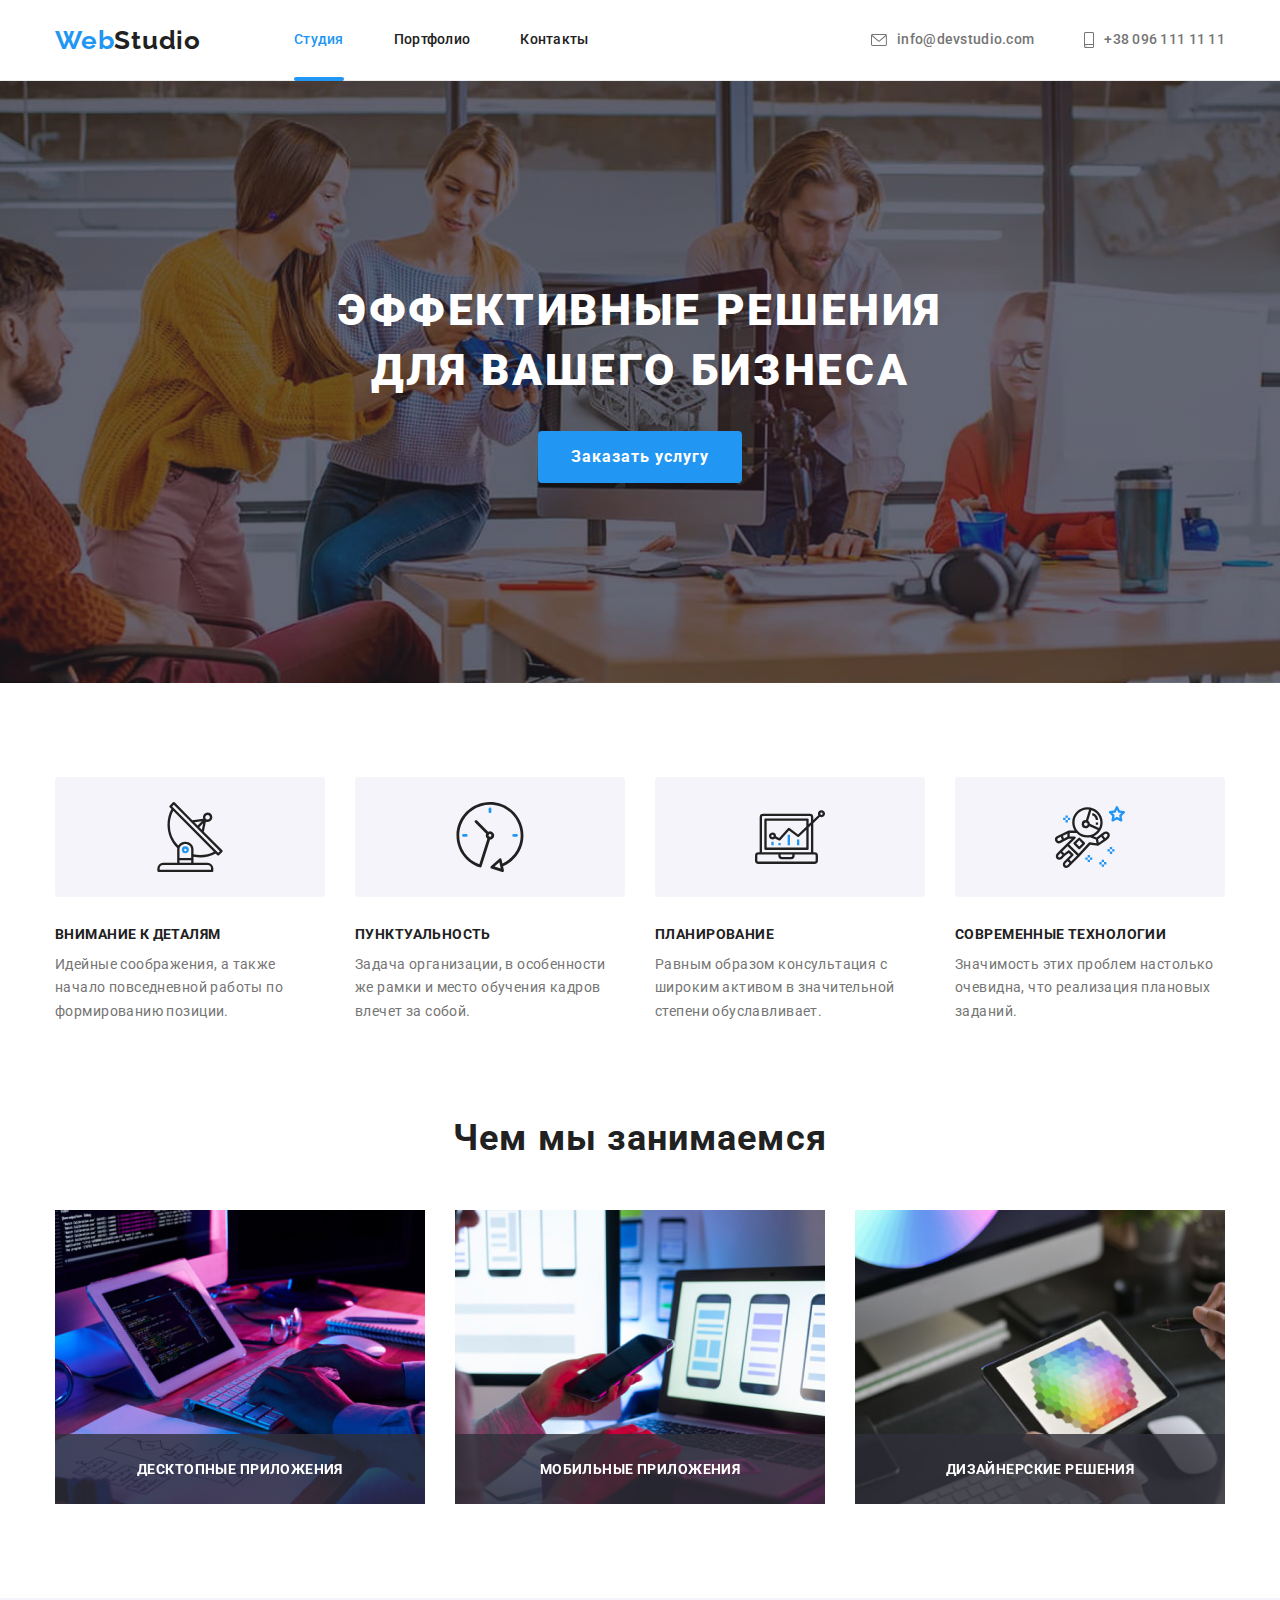
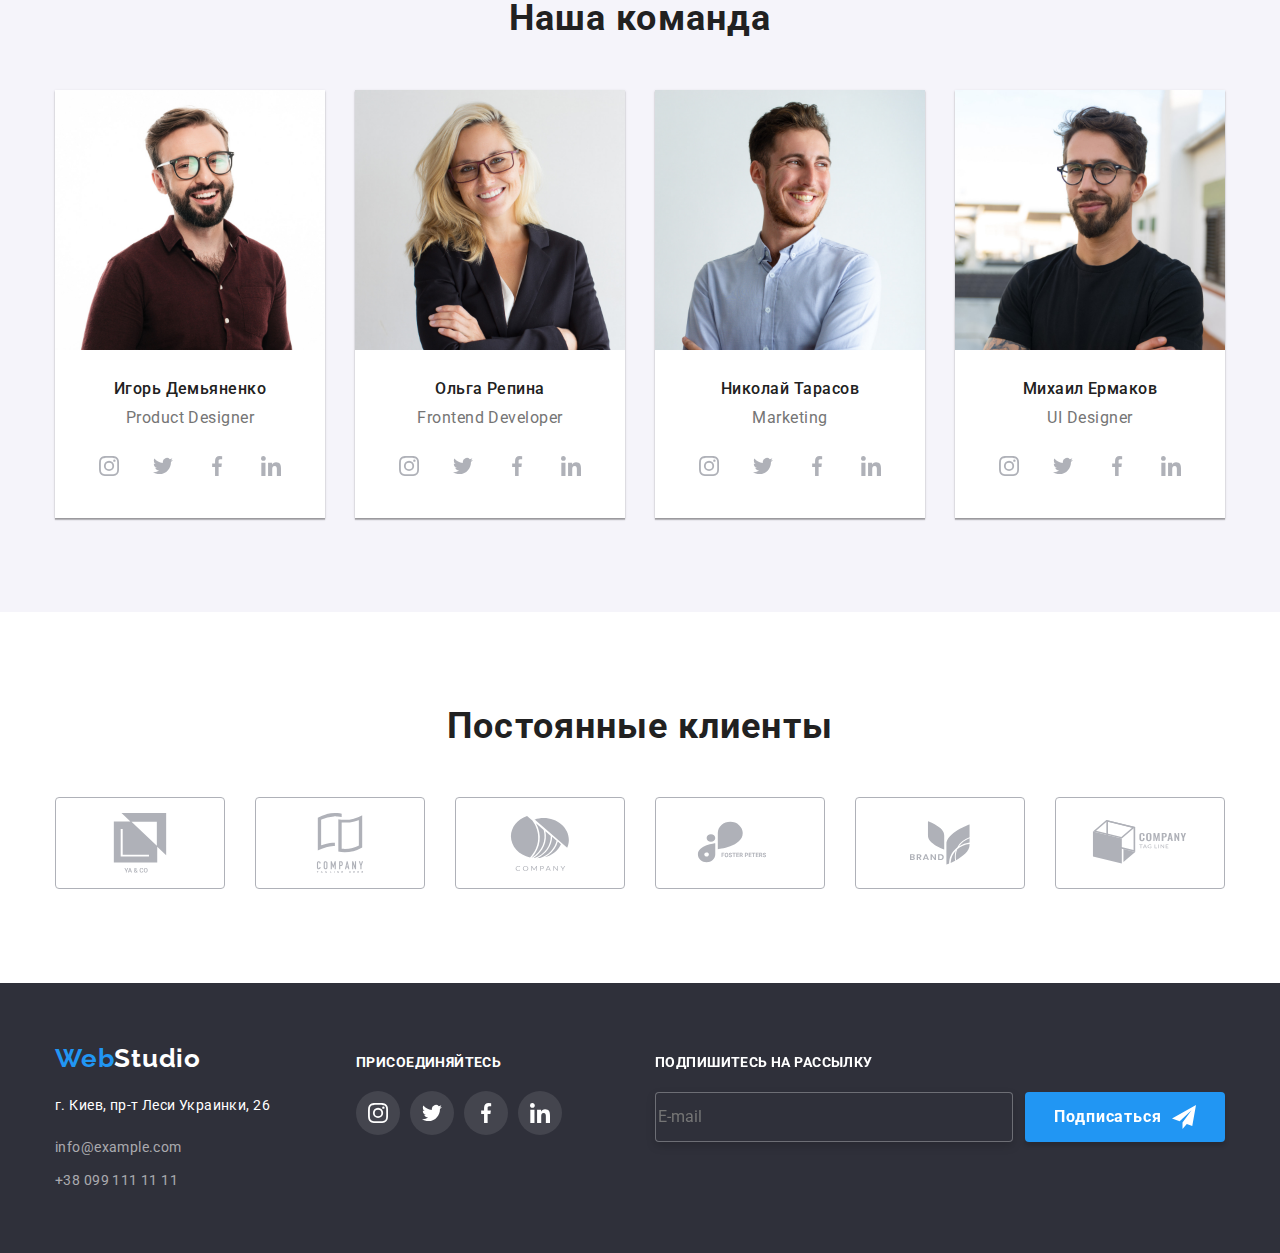
<file: index.html>
<!DOCTYPE html>
<html lang="ru">
  <head>
    <meta charset="UTF-8" />
    <meta http-equiv="X-UA-Compatible" content="IE=edge" />
    <meta name="viewport" content="width=device-width, initial-scale=1.0" />
    <title>WebStudio</title>
    <link rel="preconnect" href="https://fonts.googleapis.com" />
    <link rel="preconnect" href="https://fonts.gstatic.com" crossorigin />
    <link
      href="https://fonts.googleapis.com/css2?family=Raleway:wght@700&family=Roboto:wght@400;500;700;900&display=swap"
      rel="stylesheet"
    />
    <link
      rel="stylesheet"
      href="https://cdnjs.cloudflare.com/ajax/libs/modern-normalize/1.1.0/modern-normalize.min.css"
    />
    <link rel="stylesheet" href="./css/style.css" />
  </head>
  <body>
    <header class="header">
      <div class="container">
        <a href="./index.html" class="logo" lang="en"><span class="logo-color">Web</span>Studio</a>
        <nav>
          <ul class="nav-list">
            <li class="nav"><a class="link active" href="./index.html">Студия</a></li>
            <li class="nav"><a class="link" href="./portfolio.html">Портфолио</a></li>
            <li class="nav"><a class="link" href="#">Контакты</a></li>
          </ul>
        </nav>
        <ul class="contact-list">
          <li class="contact">
            <a class="link" href="mailto:info@devstudio.com">
              <svg class="contact-icon" width="16" height="12">
                <use href="./images/icon.svg#mail"></use>
              </svg>
              info@devstudio.com</a
            >
          </li>
          <li class="contact">
            <a class="link" href="tel:+380961111111">
              <svg class="contact-icon" width="10" height="16">
                <use href="./images/icon.svg#smartphone"></use>
              </svg>
              +38 096 111 11 11</a
            >
          </li>
        </ul>
      </div>
    </header>
    <main>
      <!--Герой-->
      <section class="hero">
        <div class="container">
          <h1 class="hero-title">Эффективные решения для вашего бизнеса</h1>
          <button type="button" class="hero-button" data-modal-open>Заказать услугу</button>
          <div class="backdrop is-hidden" data-modal>
            <div class="modal">
              <h2 class="modal-title">Оставьте свои данные, мы вам перезвоним</h2>
              <form class="form" autocomplete="off">
                <ul class="form-list">
                  <li class="form-item">
                    <label class="form-label">
                      <span class="label">Имя</span>
                      <input class="form-input" type="text" name="name" autofocus>
                      <svg class="form-icon" width="18" height="18">
                        <use href="./images/icon.svg#person"></use>
                      </svg>
                    </label>
                  </li>
                  <li class="form-item">
                    <label class="form-label">
                      <span class="label">Телефон</span>
                      <input class="form-input" type="tel" name="phone number">
                      <svg class="form-icon" width="18" height="18">
                        <use href="./images/icon.svg#phone"></use>
                      </svg>
                    </label>
                  </li>
                  <li class="form-item">
                    <label class="form-label">
                      <span class="label">Почта</span>
                      <input class="form-input" type="email" name="email">
                      <svg class="form-icon" width="18" height="18">
                        <use href="./images/icon.svg#modal-mail"></use>
                      </svg>
                    </label>
                  </li>
                  <li class="form-item">
                    <label class="form-label">
                      <span class="label">Комментарий</span>
                      <textarea name="comment" rows="6" placeholder="Введите текст" class="form-textarea"></textarea>
                    </label>
                  </li>
                  <li class="form-item">
                    <label class="form-label form-checkbox">
                    <input class="checkbox" type="checkbox" name="checkbox">
                    <span class="checkbox-icon">
                      <svg class="check-icon" width="16" height="15">
                        <use href="./images/icon.svg#check"></use>
                      </svg>
                    </span>
                    <span class="text-checkbox">Соглашаюсь с рассылкой и принимаю <span class="label-checkbox">Условия договора</span></span>
                  </label>
                </li>
                <li class="form-item">
                  <button class="submit-button" type="submit">Отправить</button>
                </li>
                </ul>
              </form>
              <button type="button" class="close-button" data-modal-close>
                <svg class="close-icon" width="18" height="18">
                  <use href="./images/icon.svg#close"></use>
                </svg>
              </button>
            </div>
          </div>
        </div>
      </section>
      <!--Особенности-->
      <section class="section">
        <div class="container">
          <h2 class="section-title hide">Особенности</h2>
          <ul class="lists">
            <li class="lists-item">
              <div class="div-icon">
                <svg class="features-icon" width="70" height="70">
                  <use href="./images/icon.svg#radar"></use>
                </svg>
              </div>
              <h3 class="subtitle">Внимание к деталям</h3>
              <p class="text">
                Идейные соображения, а также начало повседневной работы по формированию позиции.
              </p>
            </li>
            <li class="lists-item">
              <div class="div-icon">
                <svg class="features-icon" width="70" height="70">
                  <use href="./images/icon.svg#clock"></use>
                </svg>
              </div>
              <h3 class="subtitle">Пунктуальность</h3>
              <p class="text">
                Задача организации, в особенности же рамки и место обучения кадров влечет за собой.
              </p>
            </li>
            <li class="lists-item">
              <div class="div-icon">
                <svg class="features-icon" width="70" height="70">
                  <use href="./images/icon.svg#computer"></use>
                </svg>
              </div>
              <h3 class="subtitle">Планирование</h3>
              <p class="text">
                Равным образом консультация с широким активом в значительной степени обуславливает.
              </p>
            </li>
            <li class="lists-item">
              <div class="div-icon">
                <svg class="features-icon" width="70" height="70">
                  <use href="./images/icon.svg#astronaut"></use>
                </svg>
              </div>
              <h3 class="subtitle">Современные технологии</h3>
              <p class="text">
                Значимость этих проблем настолько очевидна, что реализация плановых заданий.
              </p>
            </li>
          </ul>
        </div>
      </section>
      <!--Чем мы занимаемся-->
      <section class="section work-section">
        <div class="container">
          <h2 class="section-title">Чем мы занимаемся</h2>
          <ul class="img-lists">
            <li class="img-lists-item">
              <img
                src="./images/second-section/code.jpg"
                alt="Работа с кодом "
                width="370"
                height="294"
              />
              <div class="img-container">
                <p class="img-text">Десктопные приложения</p>
              </div>
            </li>
            <li class="img-lists-item">
              <img
                src="./images/second-section/design.jpg"
                alt="Выбор дизайна на ноутбуке"
                width="370"
                height="294"
              />
              <div class="img-container">
                <p class="img-text">Мобильные приложения</p>
              </div>
            </li>
            <li class="img-lists-item">
              <img
                src="./images/second-section/color.jpg"
                alt="Выбор цвета на планшете"
                width="370"
                height="294"
              />
              <div class="img-container">
                <p class="img-text">Дизайнерские решения</p>
              </div>
            </li>
          </ul>
        </div>
      </section>
      <!--Наша команда-->
      <section class="section section-team">
        <div class="container">
          <h2 class="section-title">Наша команда</h2>
          <ul class="team-lists">
            <li class="team-lists-item">
              <div class="team-card">
                <img
                  class="img"
                  src="./images/team/igor.jpg"
                  alt="Игорь Демьяненко"
                  width="270"
                  height="260"
                />
                <div class="team-subtitle">
                  <h3 class="subtitle-team">Игорь Демьяненко</h3>
                  <p lang="en" class="text-team">Product Designer</p>
                  <ul class="social-list">
                    <li class="social-item">
                      <a class="team-link" href="">
                        <svg class="social-icon" width="20" height="20">
                          <use href="./images/icon.svg#instagram"></use>
                        </svg>
                      </a>
                    </li>
                    <li class="social-item">
                      <a href="" class="team-link">
                        <svg class="social-icon" width="20" height="20">
                          <use href="./images/icon.svg#twitter"></use>
                        </svg>
                      </a>
                    </li>
                    <li class="social-item">
                      <a href="" class="team-link">
                        <svg class="social-icon" width="20" height="20">
                          <use href="./images/icon.svg#facebook "></use>
                        </svg>
                      </a>
                    </li>
                    <li class="social-item">
                      <a href="" class="team-link">
                        <svg class="social-icon" width="20" height="20">
                          <use href="./images/icon.svg#linkedin"></use>
                        </svg>
                      </a>
                    </li>
                  </ul>
                </div>
              </div>
            </li>
            <li class="team-lists-item">
              <div class="team-card">
                <img
                  class="img"
                  src="./images/team/olga.jpg"
                  alt="Ольга Репина"
                  width="270"
                  height="260"
                />
                <div class="team-subtitle">
                  <h3 class="subtitle-team">Ольга Репина</h3>
                  <p lang="en" class="text-team">Frontend Developer</p>
                  <ul class="social-list">
                    <li class="social-item">
                      <a href="" class="team-link">
                        <svg class="social-icon" width="20" height="20">
                          <use href="./images/icon.svg#instagram"></use>
                        </svg>
                      </a>
                    </li>
                    <li class="social-item">
                      <a href="" class="team-link">
                        <svg class="social-icon" width="20" height="20">
                          <use href="./images/icon.svg#twitter"></use>
                        </svg>
                      </a>
                    </li>
                    <li class="social-item">
                      <a href="" class="team-link">
                        <svg class="social-icon" width="20" height="20">
                          <use href="./images/icon.svg#facebook"></use>
                        </svg>
                      </a>
                    </li>
                    <li class="social-item">
                      <a href="" class="team-link">
                        <svg class="social-icon" width="20" height="20">
                          <use href="./images/icon.svg#linkedin"></use>
                        </svg>
                      </a>
                    </li>
                  </ul>
                </div>
              </div>
            </li>
            <li class="team-lists-item">
              <div class="team-card">
                <img
                  class="img"
                  src="./images/team/nikolay.jpg"
                  alt="Николай Тарасов"
                  width="270"
                  height="260"
                />
                <div class="team-subtitle">
                  <h3 class="subtitle-team">Николай Тарасов</h3>
                  <p lang="en" class="text-team">Marketing</p>
                  <ul class="social-list">
                    <li class="social-item">
                      <a href="" class="team-link">
                        <svg class="social-icon" width="20" height="20">
                          <use href="./images/icon.svg#instagram"></use>
                        </svg>
                      </a>
                    </li>
                    <li class="social-item">
                      <a href="" class="team-link">
                        <svg class="social-icon" width="20" height="20">
                          <use href="./images/icon.svg#twitter"></use>
                        </svg>
                      </a>
                    </li>
                    <li class="social-item">
                      <a href="" class="team-link">
                        <svg class="social-icon" width="20" height="20">
                          <use href="./images/icon.svg#facebook"></use>
                        </svg>
                      </a>
                    </li>
                    <li class="social-item">
                      <a href="" class="team-link">
                        <svg class="social-icon" width="20" height="20">
                          <use href="./images/icon.svg#linkedin"></use>
                        </svg>
                      </a>
                    </li>
                  </ul>
                </div>
              </div>
            </li>
            <li class="team-lists-item">
              <div class="team-card">
                <img
                  class="img"
                  src="./images/team/michael.jpg"
                  alt="Михаил Ермаков"
                  width="270"
                  height="260"
                />
                <div class="team-subtitle">
                  <h3 class="subtitle-team">Михаил Ермаков</h3>
                  <p lang="en" class="text-team">UI Designer</p>
                  <ul class="social-list">
                    <li class="social-item">
                      <a href="" class="team-link">
                        <svg class="social-icon" width="20" height="20">
                          <use href="./images/icon.svg#instagram"></use>
                        </svg>
                      </a>
                    </li>
                    <li class="social-item">
                      <a href="" class="team-link">
                        <svg class="social-icon" width="20" height="20">
                          <use href="./images/icon.svg#twitter"></use>
                        </svg>
                      </a>
                    </li>
                    <li class="social-item">
                      <a href="" class="team-link">
                        <svg class="social-icon" width="20" height="20">
                          <use href="./images/icon.svg#facebook"></use>
                        </svg>
                      </a>
                    </li>
                    <li class="social-item">
                      <a href="" class="team-link">
                        <svg class="social-icon" width="20" height="20">
                          <use href="./images/icon.svg#linkedin"></use>
                        </svg>
                      </a>
                    </li>
                  </ul>
                </div>
              </div>
            </li>
          </ul>
        </div>
      </section>
      <section class="section companies-section">
        <div class="container">
          <h2 class="section-title">Постоянные клиенты</h2>
          <ul class="company-list">
            <li class="company-item">
              <a href="" class="company-link">
                <svg class="company-icon" width="106" height="60">
                  <use href="./images/icon.svg#first"></use>
                </svg>
              </a>
            </li>
            <li class="company-item">
              <a href="" class="company-link">
                <svg class="company-icon" width="106" height="60">
                  <use href="./images/icon.svg#second"></use>
                </svg>
              </a>
            </li>
            <li class="company-item">
              <a href="" class="company-link">
                <svg class="company-icon" width="106" height="60">
                  <use href="./images/icon.svg#third"></use>
                </svg>
              </a>
            </li>
            <li class="company-item">
              <a href="" class="company-link">
                <svg class="company-icon" width="106" height="60">
                  <use href="./images/icon.svg#fourth"></use>
                </svg>
              </a>
            </li>
            <li class="company-item">
              <a href="" class="company-link">
                <svg class="company-icon" width="106" height="60">
                  <use href="./images/icon.svg#fifth"></use>
                </svg>
              </a>
            </li>
            <li class="company-item">
              <a href="" class="company-link">
                <svg class="company-icon" width="106" height="60">
                  <use href="./images/icon.svg#sixth"></use>
                </svg>
              </a>
            </li>
          </ul>
        </div>
      </section>
    </main>
    <footer class="footer">
      <div class="footer-container container">
        <div class="address">
          <a href="./index.html" class="footer-logo" lang="en">
            <span class="logo-color">Web</span>Studio</a
          >
          <address class="address">
            <ul class="footer-contact-list">
              <li class="contact-list-item">
                <a
                  class="address-link"
                  href="https://goo.gl/maps/UDnoedodPh5Yinr3A"
                  target="_blank"
                  rel="noopener norefferer nofollow"
                  >г. Киев, пр-т Леси Украинки, 26</a
                >
              </li>
              <li class="contact-list-item">
                <a class="footer-link" href="mailto:info@example.com">info@example.com</a>
              </li>
              <li class="contact-list-item">
                <a class="footer-link" href="tel:+380991111111">+38 099 111 11 11</a>
              </li>
            </ul>
          </address>
        </div>
        <div class="social">
          <h2 class="footer-title footer">Присоединяйтесь</h2>
          <ul class="footer-social-list">
            <li class="fsocial-item">
              <a class="fsocial-link" href="">
                <svg class="fsocial-icon" width="20" height="20">
                  <use href="./images/icon.svg#instagram"></use>
                </svg>
              </a>
            </li>
            <li class="fsocial-item">
              <a class="fsocial-link" href="">
                <svg class="fsocial-icon" width="20" height="20">
                  <use href="./images/icon.svg#twitter"></use>
                </svg>
              </a>
            </li>
            <li class="fsocial-item">
              <a class="fsocial-link" href="">
                <svg class="fsocial-icon" width="20" height="20">
                  <use href="./images/icon.svg#facebook"></use>
                </svg>
              </a>
            </li>
            <li class="fsocial-item">
              <a class="fsocial-link" href="">
                <svg class="fsocial-icon" width="20" height="20">
                  <use href="./images/icon.svg#linkedin"></use>
                </svg>
              </a>
            </li>
          </ul>
        </div>
        <div class="footer-form">
          <b class="f-form-text">Подпишитесь на рассылку</b>
          <form class="f-form">
            <label class="f-form-label">
              <input class="f-form-input" type="email" placeholder="E-mail">
            </label>
            <button class="f-form-button" type="submit">Подписаться
              <svg class="f-form-icon" width="24" height="24">
                <use href="./images/icon.svg#send"></use>
              </svg>
            </button>
          </form>
        </div>
      </div>
    </footer>
    <script src="./js/modal.js"></script>
  </body>
</html>
</file>
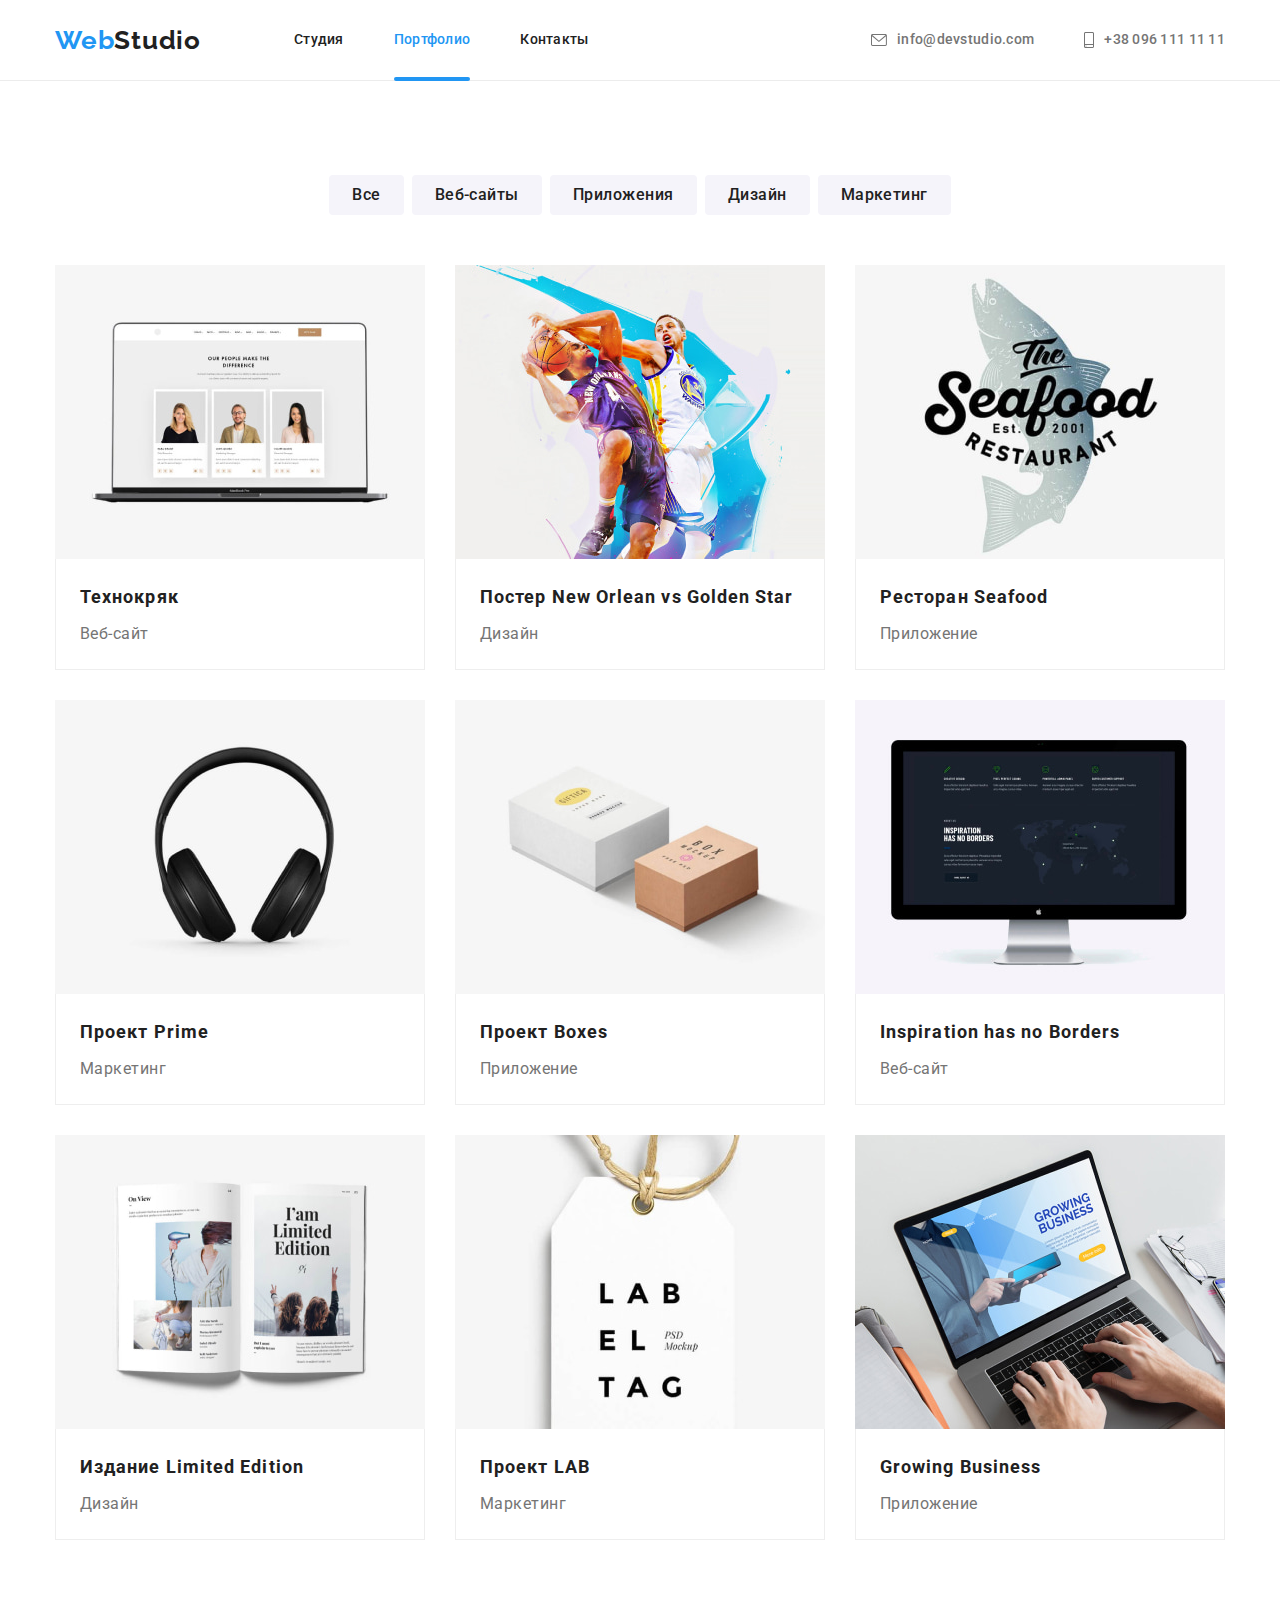
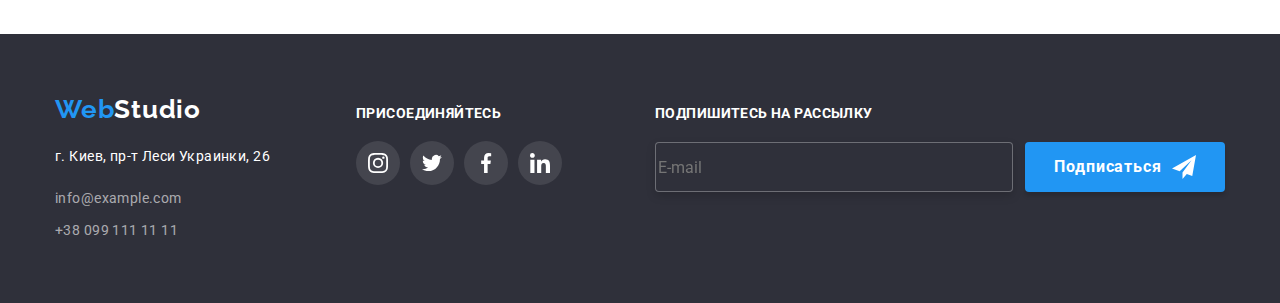
<file: portfolio.html>
<!DOCTYPE html>
<html lang="en">
  <head>
    <meta charset="UTF-8" />
    <meta http-equiv="X-UA-Compatible" content="IE=edge" />
    <meta name="viewport" content="width=device-width, initial-scale=1.0" />
    <title>Portfolio</title>
    <link rel="preconnect" href="https://fonts.googleapis.com" />
    <link rel="preconnect" href="https://fonts.gstatic.com" crossorigin />
    <link
      href="https://fonts.googleapis.com/css2?family=Raleway:wght@700&family=Roboto:wght@400;500;700;900&display=swap"
      rel="stylesheet"
    />
    <link
      rel="stylesheet"
      href="https://cdnjs.cloudflare.com/ajax/libs/modern-normalize/1.1.0/modern-normalize.min.css"
    />
    <link rel="stylesheet" href="./css/style.css" />
  </head>
  <body>
    <header class="header">
      <div class="container">
        <a href="./index.html" class="logo" lang="en"><span class="logo-color">Web</span>Studio</a>
        <nav>
          <ul class="nav-list">
            <li class="nav"><a class="link" href="./index.html">Студия</a></li>
            <li class="nav"><a class="link active" href="./portfolio.html">Портфолио</a></li>
            <li class="nav"><a class="link" href="#">Контакты</a></li>
          </ul>
        </nav>
        <ul class="contact-list">
          <li class="contact">
            <a class="link" href="mailto:info@devstudio.com">
              <svg class="contact-icon" width="16" height="12">
                <use href="./images/icon.svg#mail"></use>
              </svg>
              info@devstudio.com</a
            >
          </li>
          <li class="contact">
            <a class="link" href="tel:+380961111111">
              <svg class="contact-icon" width="10" height="16">
                <use href="./images/icon.svg#smartphone"></use>
              </svg>
              +38 096 111 11 11</a
            >
          </li>
        </ul>
      </div>
    </header>
    <main>
      <section class="section">
        <div class="container">
          <h1 class="section-title hide">Портфолио</h1>
          <ul class="lists-button">
            <li class="button-item"><button class="button" type="button">Все</button></li>
            <li class="button-item"><button class="button" type="button">Веб-сайты</button></li>
            <li class="button-item"><button class="button" type="button">Приложения</button></li>
            <li class="button-item"><button class="button" type="button">Дизайн</button></li>
            <li class="button-item"><button class="button" type="button">Маркетинг</button></li>
          </ul>
          <ul class="work-lists">
            <li class="work-item">
              <a class="portfolio-link" href="">
                <div class="work-thumb">
                  <img
                    class="portfolio-img"
                    src="./images/portfolio/notebook.jpg"
                    alt="веб-сайт на экране ноутбука"
                    width="370"
                    height="294"
                  />
                  <div class="work-overlay">
                    <div class="work-container">
                      <p class="work-text">
                        Ресурс предлагает комплексные предложения с разным уровнем функционала и
                        сервисов. Все это позволит посетителю получить исчерпывающие сведения о
                        компании или частном лице.
                      </p>
                    </div>
                  </div>
                </div>
                <div class="portfolio-text">
                  <h2 class="subtitle-portfolio">Технокряк</h2>
                  <p class="text-portfolio">Веб-сайт</p>
                </div>
              </a>
            </li>
            <li class="work-item">
              <a class="portfolio-link" href="">
                <div class="work-thumb">
                  <img
                    class="portfolio-img"
                    src="./images/portfolio/nba-players.jpg"
                    alt=" постер игроков NBA"
                    width="370"
                    height="294"
                  />
                  <div class="work-overlay">
                    <div class="work-container">
                      <p class="work-text">
                        Ресурс предлагает комплексные предложения с разным уровнем функционала и
                        сервисов. Все это позволит посетителю получить исчерпывающие сведения о
                        компании или частном лице.
                      </p>
                    </div>
                  </div>
                </div>
                <div class="portfolio-text">
                  <h2 class="subtitle-portfolio">Постер New Orlean vs Golden Star</h2>
                  <p class="text-portfolio">Дизайн</p>
                </div>
              </a>
            </li>
            <li class="work-item">
              <a class="portfolio-link" href="">
                <div class="work-thumb">
                  <img
                    class="portfolio-img"
                    src="./images/portfolio/fish.jpg"
                    alt=" логотип приложения морской еды"
                    width="370"
                    height="294"
                  />
                  <div class="work-overlay">
                    <div class="work-container">
                      <p class="work-text">
                        Ресурс предлагает комплексные предложения с разным уровнем функционала и
                        сервисов. Все это позволит посетителю получить исчерпывающие сведения о
                        компании или частном лице.
                      </p>
                    </div>
                  </div>
                </div>
                <div class="portfolio-text">
                  <h2 class="subtitle-portfolio">Ресторан Seafood</h2>
                  <p class="text-portfolio">Приложение</p>
                </div>
              </a>
            </li>
            <li class="work-item">
              <a class="portfolio-link" href="">
                <div class="work-thumb">
                  <img
                    class="portfolio-img"
                    src="./images/portfolio/headphones.jpg"
                    alt="наушники"
                    width="370"
                    height="294"
                  />
                  <div class="work-overlay">
                    <div class="work-container">
                      <p class="work-text">
                        Ресурс предлагает комплексные предложения с разным уровнем функционала и
                        сервисов. Все это позволит посетителю получить исчерпывающие сведения о
                        компании или частном лице.
                      </p>
                    </div>
                  </div>
                </div>
                <div class="portfolio-text">
                  <h2 class="subtitle-portfolio">Проект Prime</h2>
                  <p class="text-portfolio">Маркетинг</p>
                </div>
              </a>
            </li>
            <li class="work-item">
              <a class="portfolio-link" href="">
                <div class="work-thumb">
                  <img
                    class="portfolio-img"
                    src="./images/portfolio/boxes.jpg"
                    alt=" коробки"
                    width="370"
                    height="294"
                  />
                  <div class="work-overlay">
                    <div class="work-container">
                      <p class="work-text">
                        Ресурс предлагает комплексные предложения с разным уровнем функционала и
                        сервисов. Все это позволит посетителю получить исчерпывающие сведения о
                        компании или частном лице.
                      </p>
                    </div>
                  </div>
                </div>
                <div class="portfolio-text">
                  <h2 class="subtitle-portfolio">Проект Boxes</h2>
                  <p class="text-portfolio">Приложение</p>
                </div>
              </a>
            </li>
            <li class="work-item">
              <a class="portfolio-link" href="">
                <div class="work-thumb">
                  <img
                    class="portfolio-img"
                    src="./images/portfolio/mac.jpg"
                    alt="веб-сайтна экране мака"
                    width="370"
                    height="294"
                  />
                  <div class="work-overlay">
                    <div class="work-container">
                      <p class="work-text">
                        Ресурс предлагает комплексные предложения с разным уровнем функционала и
                        сервисов. Все это позволит посетителю получить исчерпывающие сведения о
                        компании или частном лице.
                      </p>
                    </div>
                  </div>
                </div>
                <div class="portfolio-text">
                  <h2 class="subtitle-portfolio">Inspiration has no Borders</h2>
                  <p class="text-portfolio">Веб-сайт</p>
                </div>
              </a>
            </li>
            <li class="work-item">
              <a class="portfolio-link" href="">
                <div class="work-thumb">
                  <img
                    class="portfolio-img"
                    src="./images/portfolio/book.jpg"
                    alt="книга"
                    width="370"
                    height="294"
                  />
                  <div class="work-overlay">
                    <div class="work-container">
                      <p class="work-text">
                        Ресурс предлагает комплексные предложения с разным уровнем функционала и
                        сервисов. Все это позволит посетителю получить исчерпывающие сведения о
                        компании или частном лице.
                      </p>
                    </div>
                  </div>
                </div>
                <div class="portfolio-text">
                  <h2 class="subtitle-portfolio">Издание Limited Edition</h2>
                  <p class="text-portfolio">Дизайн</p>
                </div>
              </a>
            </li>
            <li class="work-item">
              <a class="portfolio-link" href="">
                <div class="work-thumb">
                  <img
                    class="portfolio-img"
                    src="./images/portfolio/label.jpg"
                    alt="ярлык"
                    width="370"
                    height="294"
                  />
                  <div class="work-overlay">
                    <div class="work-container">
                      <p class="work-text">
                        Ресурс предлагает комплексные предложения с разным уровнем функционала и
                        сервисов. Все это позволит посетителю получить исчерпывающие сведения о
                        компании или частном лице.
                      </p>
                    </div>
                  </div>
                </div>
                <div class="portfolio-text">
                  <h2 class="subtitle-portfolio">Проект LAB</h2>
                  <p class="text-portfolio">Маркетинг</p>
                </div>
              </a>
            </li>
            <li class="work-item">
              <a class="portfolio-link" href="">
                <div class="work-thumb">
                  <img
                    class="portfolio-img"
                    src="./images/portfolio/website-notebook.jpg"
                    alt="веб-сайт на экране ноутбука"
                    width="370"
                    height="294"
                  />
                  <div class="work-overlay">
                    <div class="work-container">
                      <p class="work-text">
                        Ресурс предлагает комплексные предложения с разным уровнем функционала и
                        сервисов. Все это позволит посетителю получить исчерпывающие сведения о
                        компании или частном лице.
                      </p>
                    </div>
                  </div>
                </div>
                <div class="portfolio-text">
                  <h2 class="subtitle-portfolio">Growing Business</h2>
                  <p class="text-portfolio">Приложение</p>
                </div>
              </a>
            </li>
          </ul>
        </div>
      </section>
    </main>
    <footer class="footer">
      <div class="footer-container container">
        <div class="address">
          <a href="./index.html" class="footer-logo" lang="en">
            <span class="logo-color">Web</span>Studio</a
          >
          <address class="address">
            <ul class="footer-contact-list">
              <li class="contact-list-item">
                <a
                  class="address-link"
                  href="https://goo.gl/maps/UDnoedodPh5Yinr3A"
                  target="_blank"
                  rel="noopener norefferer nofollow"
                  >г. Киев, пр-т Леси Украинки, 26</a
                >
              </li>
              <li class="contact-list-item">
                <a class="footer-link" href="mailto:info@example.com">info@example.com</a>
              </li>
              <li class="contact-list-item">
                <a class="footer-link" href="tel:+380991111111">+38 099 111 11 11</a>
              </li>
            </ul>
          </address>
        </div>
        <div class="social">
          <h2 class="footer-title footer">Присоединяйтесь</h2>
          <ul class="footer-social-list">
            <li class="fsocial-item">
              <a class="fsocial-link" href="">
                <svg class="fsocial-icon" width="20" height="20">
                  <use href="./images/icon.svg#instagram"></use>
                </svg>
              </a>
            </li>
            <li class="fsocial-item">
              <a class="fsocial-link" href="">
                <svg class="fsocial-icon" width="20" height="20">
                  <use href="./images/icon.svg#twitter"></use>
                </svg>
              </a>
            </li>
            <li class="fsocial-item">
              <a class="fsocial-link" href="">
                <svg class="fsocial-icon" width="20" height="20">
                  <use href="./images/icon.svg#facebook"></use>
                </svg>
              </a>
            </li>
            <li class="fsocial-item">
              <a class="fsocial-link" href="">
                <svg class="fsocial-icon" width="20" height="20">
                  <use href="./images/icon.svg#linkedin"></use>
                </svg>
              </a>
            </li>
          </ul>
        </div>
        <div class="footer-form">
          <b class="f-form-text">Подпишитесь на рассылку</b>
          <form class="f-form">
            <label class="f-form-label">
              <input class="f-form-input" type="email" placeholder="E-mail">
            </label>
            <button class="f-form-button" type="submit">Подписаться
              <svg class="f-form-icon" width="24" height="24">
                <use href="./images/icon.svg#send"></use>
              </svg>
            </button>
          </form>
        </div>
      </div>
    </footer>
  </body>
</html>
</file>
<file: css/style.css>
:root {
  --main-text-color: #757575;
  --main-background-color: #ffffff;
  --title-color: #212121;
  --accent-color: #2196f3;
  --hero-footer-background: #2f303a;
  --team-section-button-color: #f5f4fa;
  --primary-icon-color: #afb1b8;
}
/* colors
#212121-title
#2196F3-hover and button
#FFFFFF-background,button text color and hero title color
#757575-text
#F5F4FA-team section background
#2F303A-hero and footer background
#AFB1B8-primary icon color


*/
/* Студия */
body {
  color: var(--main-text-color);
  background-color: var(--main-background-color);
  font-family: 'Roboto', sans-serif;
}
.container {
  width: 1200px;
  padding: 0 15px;
  margin: 0 auto;
}
h1,
h2,
h3,
h4,
h5,
h6,
p,
ul {
  margin: 0;
  padding: 0;
}
.header {
  border-bottom: 1px solid #ececec;
  position: relative;
}
.header .container {
  display: flex;
  align-items: center;
}
.nav-list,
.contact-list,
.lists {
  list-style: none;
}
.nav-list {
  display: flex;
}
.nav {
  margin-right: 50px;
}
.link.active{
  position: relative;
  color: var(--accent-color);
}

.active::after {
  content:"";
  display: block;
  position: absolute;
  bottom: -1px;
  left: 0;
  width: 100%;
  height: 4px;
  border-radius: 2px;
  background-color: var(--accent-color);

}
.contact-list {
  display: flex;
  margin-left: auto;
  align-items: center;
}
.contact-icon {
  margin-right: 10px;
  fill: #757575;
}
.contact {
  margin-right: 50px;
}
.nav:last-child,
.contact:last-child {
  margin-right: 0px;
}
.logo-color {
  color: #2196f3;
}
.logo {
  margin-right: 93px;
  font-family: Raleway;
  font-weight: 700;
  font-size: 26px;
  line-height: 1.19;
  letter-spacing: 0.03em;
  color: var(--title-color);
  text-decoration: none;
}
.link {
  display: flex;
  align-items: center;
  text-decoration: none;
  padding: 32px 0px;
  color: var(--title-color);
  font-weight: 500;
  font-size: 14px;
  line-height: 1.14;
  letter-spacing: 0.02em;
  transition: color 250ms cubic-bezier(0.4, 0, 0.2, 1);
}
.link:hover,.link:focus{
  color: var(--accent-color);
}
.contact-list .link {
  color: var(--main-text-color);
  transition: color 250ms cubic-bezier(0.4, 0, 0.2, 1), fill 250ms cubic-bezier(0.4, 0, 0.2, 1);
}
.contact-list .link:hover,
.contact-list .link:focus {
  color: var(--accent-color);
  fill: var(--accent-color);
}
.active-container{
  position: absolute;
  display: flex;
  justify-content: center;
  align-items: flex-start;
  height: 49px;
}
.contact-icon{
  fill: currentColor;
}
.hero {
  background-image: linear-gradient(to right, rgba(47, 48, 58, 0.4), rgba(47, 48, 58, 0.4)),
    url(../images/background-images/hero.jpg);
  background-color: var(--hero-footer-background);
  background-position: center ;
  background-size:cover ;
  background-repeat: no-repeat;
  max-width: 1600px;
  padding: 200px 0px 200px 0px;
  margin-right: auto;
  margin-left: auto;
}
.hero-title {
  width: 696px;
  margin-left: auto;
  margin-right: auto;
  font-weight: 900;
  font-size: 44px;
  line-height: 1.36;
  text-align: center;
  letter-spacing: 0.06em;
  text-transform: uppercase;
  color: var(--main-background-color);
  margin-bottom: 30px;
}
.hero-button {
  display: flex;
  margin-left: auto;
  margin-right: auto;
  padding: 10px 32px;
  font-weight: 700;
  font-size: 16px;
  line-height: 1.87;
  letter-spacing: 0.06em;
  background-color: var(--accent-color);
  color: var(--main-background-color);
  cursor: pointer;
  border-radius: 4px;
  border: 1px solid transparent;
}
.backdrop{
  position: fixed;
  top: 0;
  left: 0;
  width: 100%;
  height: 100%;
  background-color: rgba(0, 0, 0, 0.2);
  opacity: 1;
  transition: opacity 250ms cubic-bezier(0.4, 0, 0.2, 1);
}
.backdrop.is-hidden{
  opacity: 0;
  pointer-events: none;
}
.backdrop.is-hidden .modal{
  transform: translate(-50%, -50%) scale(1.1);
}
.modal{
  position: absolute;
  top: 50%;
  left: 50%;
  padding: 40px;

  width: 528px;
  height: 581px;
  background-color: #fff;
  border-radius: 4px;

  transform: translate(-50%,-50%) scale(1);transform: translate(-50%,-50%) scale(1);
  transition: transform 250ms cubic-bezier(0.4, 0, 0.2, 1);
}
.form{
  margin-left: auto;
  margin-right: auto;
}
.modal-title{
  font-weight: 700;
  font-size: 20px;
  line-height: 1.15;
  text-align: center;
  letter-spacing: 0.03em;
  color: var(--title-color);
  margin-bottom: 12px;
}
.form-field{
  display: flex;
  flex-direction: column;
  margin-bottom: 10px;
  margin-right: auto;
  margin-left: auto;
  padding: 0;
}
.form-list{
  list-style: none;
  display: flex;
  flex-direction: column;

}
.form-item:not(:last-child){
  margin-bottom: 10px;
}
.form-item:nth-last-child(3){
  margin-bottom: 20px;
}
.form-item:nth-last-child(2){
  margin-bottom: 30px;
}
/* .form-field:nth-last-child(-n + 2){
  margin-bottom: 0px;
} */
.form-label>textarea{
  width: 448px;
  resize: none;
  border-radius: 4px;
  border: 1px solid rgba(33, 33, 33, 0.2);
}
.form-textarea{
  position: relative;
  cursor: pointer;
  padding-top: 12px;
  padding-left: 16px;
}
.form-textarea::placeholder{
  position: absolute;
  top: 12px;
  left: 16px;
  font-size: 14px;
  line-height: 1.14;
  letter-spacing: 0.01em;
  color: rgba(117, 117, 117, 0.5);
}
.form-label{
  position: relative;
  display: flex;
  flex-direction: column;
  
}
.form-icon{
  position: absolute;
  top: 75%;
  left: 12px;
  transform: translateY(-75%);
}
.label{
  margin-bottom: 4px;
  font-size: 12px;
  line-height: 1.16;
  letter-spacing: 0.01em;
}
/* .label {
  margin-bottom: 0px;
} */
.checkbox + .label{
  font-size: 14px;
  line-height: 1.71;
  letter-spacing: 0.03em;
  margin-bottom: 20px;
}
.form-input{
  padding-left: 42px;
  width: 448px;
  height: 40px;
  border-radius: 4px;
  border: 1px solid rgba(33, 33, 33, 0.2);
  cursor: pointer;
  transition: fill 250ms cubic-bezier(0.4, 0, 0.2, 1), border 250ms cubic-bezier(0.4, 0, 0.2, 1);
}
.form-input:focus ~ .form-icon{
  fill: var(--accent-color);
}
.form-input:focus{
  border: 1px solid var(--accent-color);
}
.form-checkbox{
  display: flex;
  flex-direction: row;
  align-items: center;
  justify-content: center;
}
.checkbox{
  position: absolute;
  width: 1px;
  height: 1px;
  margin: -1px;
  border: 0;
  padding: 0;
  
  white-space: nowrap;
  clip-path: inset(100%);
  clip: rect(0 0 0 0);
  overflow: hidden;
}
.checkbox-icon{
  display: flex;
  align-items: center;
  justify-content: center;
  margin-right: 7px;
  width: 16px;
  height: 15px;
  border: 2px solid var(--title-color);
  border-radius: 4px;
}
.check-icon{
  fill: var(--main-background-color);
  transition: background-color 250ms cubic-bezier(0.4, 0, 0.2, 1), border 250ms cubic-bezier(0.4, 0, 0.2, 1);
}
.checkbox:checked ~ .checkbox-icon{
  background-color: var(--accent-color);
  border: 2px solid transparent;
}
/* .form-button{
  position: absolute;
  bottom: 40px;
  left: 50%;
  transform: translateX(-50%);
} */
.submit-button{
  display: flex;
  align-items: center;
  justify-content: center;
  margin-left: auto;
  margin-right: auto;
  padding: 10px 55px;
  width: 200px;
  font-weight: 700;
  font-size: 16px;
  line-height: 1.88;
  letter-spacing: 0.06em;
  background-color: var(--accent-color);
  color: var(--main-background-color);
  border-radius: 4px;
  box-shadow: 0px 4px 4px rgba(0, 0, 0, 0.15);
  border: 1px solid transparent;
  cursor: pointer;
}
.text-checkbox{
  font-size: 14px;
line-height: 1.71;
letter-spacing: 0.03em;
}
.label-checkbox{
  color: var(--accent-color);
  text-decoration: underline;
  cursor: pointer;
}
.close-button{
  position: absolute;
  top: 8px;
  right: 8px;
  padding: 6px;
  width: 30px;
  height: 30px;
  background-color: var(--main-background-color);
  border: 1px solid rgba(0, 0, 0, 0.1);
  border-radius: 50%;
  cursor: pointer;
}
.close-icon{
  position: absolute;
  top: 50%;
  left: 50%;
  transform: translate(-50%, -50%);
  fill: #000;
}
.close-button:hover .close-icon,
.close-button:focus .close-icon{
fill: var(--accent-color);
}
.section {
  padding-top: 94px;
  padding-bottom: 94px;
}
.section-title,
.subtitle,
.subtitle-team {
  color: var(--title-color);
}
.section-title.hide {
  display: none;
}
.section-title {
  font-weight: 700;
  font-size: 36px;
  line-height: 1.16;
  text-align: center;
  letter-spacing: 0.03em;
  margin-bottom: 50px;
}
.subtitle {
  margin-top: 30px;
  margin-bottom: 10px;
  font-weight: 700;
  font-size: 14px;
  line-height: 1.14;
  letter-spacing: 0.03em;
  text-transform: uppercase;
}
.lists {
  display: flex;
}
.lists-item {
  width: 270px;
  margin-right: 30px;
}
.lists-item:last-child {
  margin-right: 0;
}
.div-icon{
  display: flex;
  justify-content: center;
  align-items: center;
  width: 270px;
  height: 120px;
  background-color:var(--team-section-button-color);
  border-radius: 4px;
}
.work-section {
  padding-top: 0;
}
.img-lists {
  display: flex;
  list-style: none;
}
img {
  display: block;
  max-width: 100%;
  max-height: 100%;
}
.img-lists-item {
  position: relative;
  margin-right: 30px;
}
.img-lists-item:last-child {
  margin-right: 0;
}
.img-container{
  position: absolute;
  bottom: 0;
  display:flex;
  align-items: center;
  justify-content: center;
  width: 100%;
  height: 70px;
  background-color: rgba(47, 48, 58, 0.8);
}
.img-text{
  font-weight: 700;
  font-size: 14px;
  line-height: 16px;
  text-align: center;
  letter-spacing: 0.03em;
  text-transform: uppercase;
  color: var(--main-background-color);
}
.section-team {
  padding-top: 0;
  background-color: var(--team-section-button-color);
}
.team-lists {
  display: flex;
  list-style: none;

}

.team-lists-item {
  margin-right: 30px;
  display: flex;
  background-color: var(--main-background-color);
  margin-right: 30px;
  box-shadow: 0px 1px 3px rgba(0, 0, 0, 0.12), 0px 1px 1px rgba(0, 0, 0, 0.14), 0px 2px 1px rgba(0, 0, 0, 0.2);
}
.team-lists-item:last-child {
  margin-right: 0;
}
.text-team {
  margin-bottom: 16px;
}
.social-list{
  display: flex;
  justify-content: center;
  align-items: center;
  list-style: none;
}
.social-item:not(:last-child){
  margin-right: 10px;
}
.team-link{
  display: flex;
  justify-content: center;
  align-items: center;
  width: 44px;
  height: 44px;
  color: var(--primary-icon-color);
  cursor: pointer;
border-radius: 50%;
  transition: background-color 250ms cubic-bezier(0.4, 0, 0.2, 1), border-radius 250ms cubic-bezier(0.4, 0, 0.2, 1), color 250ms cubic-bezier(0.4, 0, 0.2, 1);
}
.team-link:hover,.team-link:focus{
  background-color: var(--accent-color);
  border-radius: 50%;
  color: var(--main-background-color);
}
.social-icon{
  fill: currentColor;
}
.team-subtitle {
  padding-top: 30px;
  padding-bottom: 30px;
}
.subtitle-team {
  margin-bottom: 10px;
  font-weight: 500;
  font-size: 16px;
  line-height: 1.18;
  text-align: center;
  letter-spacing: 0.03em;
}
.text {
  font-size: 14px;
  line-height: 1.71;
  letter-spacing: 0.03em;
}
.text-team {
  font-size: 16px;
  line-height: 1.18;
  text-align: center;
  letter-spacing: 0.03em;
}
.company-list{
  display: flex;
  justify-content: center;
  align-items: center;
  list-style: none;
}
.company-item{
  display: flex;
  /* border: 1px solid var(--primary-icon-color); */
  margin-right: 30px;
  justify-content: center;
  align-items: center;
}
.company-link{
  display: flex;
  justify-content: center;
  align-items: center;
  width: 170px;
  height: 92px;
  color: var(--primary-icon-color);
  border: 1px solid var(--primary-icon-color);
  border-radius: 4px;
  transition: color 250ms cubic-bezier(0.4, 0, 0.2, 1),border 250ms cubic-bezier(0.4, 0, 0.2, 1);
}
.company-link:hover,
.company-link:focus{
  border: 1px solid var(--accent-color);
  color: var(--accent-color);
}
.company-icon{
  display: flex;
  justify-content: center;
  align-items: center;
  fill: currentColor;
}
.company-item:last-child{
  margin-right: 0px;
}
.footer {
  padding: 60px 0 60px 0;
  background-color: var(--hero-footer-background);
}
.footer-list{
  display: flex;
  list-style: none;
}
.footer-container{
 display: flex;
 align-items: baseline;
  
}
.footer-logo {
  display: inline-block;
  margin-bottom: 20px;
  color: var(--main-background-color);
  font-family: Raleway;
  font-weight: 700;
  font-size: 26px; 
  line-height: 1.19;
  letter-spacing: 0.03em;
  text-decoration: none;
}
.footer .address-link {
  color: var(--main-background-color);
}
.address {
  flex-grow: 1;
  font-style: normal;
  font-weight: normal;
  font-size: 14px;
  line-height: 1.71;
  letter-spacing: 0.03em;
}
.footer-contact-list {
  display: block;
  padding: 0px;
  list-style: none;
}
.address-link {
  display: inline-block;
  margin-bottom: 9px;
  text-decoration: none;
  color: var(--main-background-color);
  transition: color 250ms cubic-bezier(0.4, 0, 0.2, 1);
}
.address-link:hover,
.address-link:focus {
  color: var(--accent-color);
}
.contact-list-item:not(:last-child) {
  margin-bottom: 9px;
}
.social{  
  margin-left: 70px;
}
.social .footer-title{
  padding: 0  ;
}
.footer-title{
  font-weight: 700;
  font-size: 14px;
  line-height: 1.16;
  letter-spacing: 0.03em;
  color: var(--main-background-color);
  text-transform: uppercase;
  margin-bottom: 20px;
}
.section-title.footer{
  padding: 0;
  margin-bottom: 20px;
  font-weight: bold;
  font-size: 14px;
  line-height: 16px;
  letter-spacing: 0.03em;
  color: var(--main-background-color);
  text-transform: uppercase;
}
.footer-social-list{
  display: flex ;
  justify-content: center;
  align-items: center ;
  list-style: none;
}
.fsocial-item:not(:last-child){
  margin-right: 10px;
}
.footer-link {
  display: inline-block;
  font-size: 14px;
  line-height: 1.71;
  letter-spacing: 0.03em;
  color: rgba(255, 255, 255, 0.6);
  text-decoration: none;
  transition: color 250ms cubic-bezier(0.4, 0, 0.2, 1);
}
.footer-link:hover,
.footer-link:focus {
  color: var(--accent-color);
}
.fsocial-link{
  display: flex;
  justify-content: center;
  align-items: center;
  width: 44px;
  height: 44px;
  background-color: rgba(255, 255, 255, 0.1);
  border-radius: 50%;
  transition: background-color 250ms cubic-bezier(0.4, 0, 0.2, 1);
}
.fsocial-link:hover,.fsocial-link:focus{
  background-color: var(--accent-color);
}
.fsocial-icon{
  width: 20px;
  height: 20px;
  fill: var(--main-background-color);
}
.footer-form{
  position: relative;
  width: 570px;
  height: 86px;
  margin-left: 93px;
}
.f-form-text{
  font-weight: 700;
  font-size: 14px;
  line-height: 16px;
  letter-spacing: 0.03em;
  text-transform: uppercase;
  color: #FFFFFF;
}
.f-form{
  display: flex;
  margin-top: 20px;
}
.f-form-label{
  display: inline-block;
  margin-right: 12px;
}
.f-form-input{
  width: 358px;
  height: 50px;
  background-color: var(--hero-footer-background);
  border: 1px solid rgba(255, 255, 255, 0.3);
  filter: drop-shadow(0px 4px 4px rgba(0, 0, 0, 0.15));
  border-radius: 4px;
  cursor: pointer;
}
.f-form-button{
  display: flex;
  justify-content: center;
  align-items: center;
  text-align: center;
  width: 200px;
  height: 50px;
  font-weight: 700;
  font-size: 16px;
  line-height: 1.88;
  letter-spacing: 0.06em;
  color: var(--main-background-color);
  background-color: var(--accent-color);
  border: 1px solid transparent;
  border-radius: 4px;
  box-shadow: 0px 4px 4px rgba(0, 0, 0, 0.15);
  cursor: pointer;
}
.f-form-icon{
  margin-left: 10px;
}
/* Портфолио */
.porfolio-section {
  padding-top: 94px;
  padding-bottom: 94px;
}
.portfolio-title {
  opacity: 0;
}
.lists-button {
  display: flex;
  justify-content: center;
  margin-bottom: 50px;
  list-style: none;
}
.button-item {
  margin-right: 8px;
}
.button-item:last-child {
  margin-right: 0;
}
.button {
  cursor: pointer;
  background-color: var(--team-section-button-color);
  color: var(--title-color);
  font-weight: 500;
  font-size: 16px;
  line-height: 1.62;
  text-align: center;
  letter-spacing: 0.03em;
  border-radius: 4px;
  border: 1px solid transparent;
  padding: 6px 22px;
  transition: color 250ms cubic-bezier(0.4, 0, 0.2, 1), background-color 250ms cubic-bezier(0.4, 0, 0.2, 1),box-shadow 250ms cubic-bezier(0.4, 0, 0.2, 1);
}
.button:hover,
.button:focus {
  background-color: var(--accent-color);
  color: var(--main-background-color);
  box-shadow: 0px 3px 1px rgba(0, 0, 0, 0.1), 0px 1px 2px rgba(0, 0, 0, 0.08), 0px 2px 2px rgba(0, 0, 0, 0.12);
}
.portfolio-link{
  display: block;
  text-decoration: none;
  color: var(--main-text-color);
  transition: box-shadow 250ms cubic-bezier(0.4, 0, 0.2, 1);
}
.portfolio-link:hover,.portfolio-link:focus{
  box-shadow: 0px 1px 1px rgba(0, 0, 0, 0.12), 0px 4px 4px rgba(0, 0, 0, 0.06), 1px 4px 6px rgba(0, 0, 0, 0.16);
}
.porfolio-container {
  width: 1230px;
  padding-left: 15px;
  padding-right: 15px;
}
.work-lists {
  display: flex;
  flex-wrap: wrap;
  list-style: none;
}
.work-item {
  width: 370px;
  margin-right: 30px;
  margin-bottom: 30px;
}
/* .work-item:hover,.work-item:focus{
  box-shadow: 0px 1px 1px rgba(0, 0, 0, 0.12), 0px 4px 4px rgba(0, 0, 0, 0.06), 1px 4px 6px rgba(0, 0, 0, 0.16);
} */
.work-item:nth-child(3n) {
  margin-right: 0;
}
.work-item:nth-last-child(-n + 3) {
  margin-bottom: 0;
}
.work-thumb{
  position: relative;
  display: flex;
  justify-content: center;
  align-items: center;
  overflow: hidden;
}
.work-container{
  position: absolute;
  top: 50%;
  left: 50%;
  width: 322px;
  transform: translate(-50%, -50%);
}
.work-text{
  font-size: 18px;
  line-height: 1.56;
  letter-spacing: 0.03em;
  color: var(--main-background-color);
}
.work-overlay {
  position: absolute;
  width: 100%;
  height: 100%;
  content: "";
  background-color: rgba(33, 150, 243, 0.9);
  opacity: 1;
  transform: translateY(101%);
  transition: opacity 250ms cubic-bezier(0.4, 0, 0.2, 1), transform 250ms cubic-bezier(0.4, 0, 0.2, 1);
}
.portfolio-link:hover .work-overlay,
.portfolio-link:focus .work-overlay{
  opacity: 1;
  transform: translateY(0);
}
.portfolio-text {
  padding: 20px 24px;
  border-bottom: 1px solid #eeeeee;
  border-left: 1px solid #eeeeee;
  border-right: 1px solid #eeeeee;
}
.subtitle-portfolio {
  margin-bottom: 4px;
  color: var(--title-color);
  font-weight: 700;
  font-size: 18px;
  line-height: 2;
  letter-spacing: 0.06em;
}
.text-portfolio {
  font-size: 16px;
  line-height: 1.87;
  letter-spacing: 0.03em;
}
</file>
